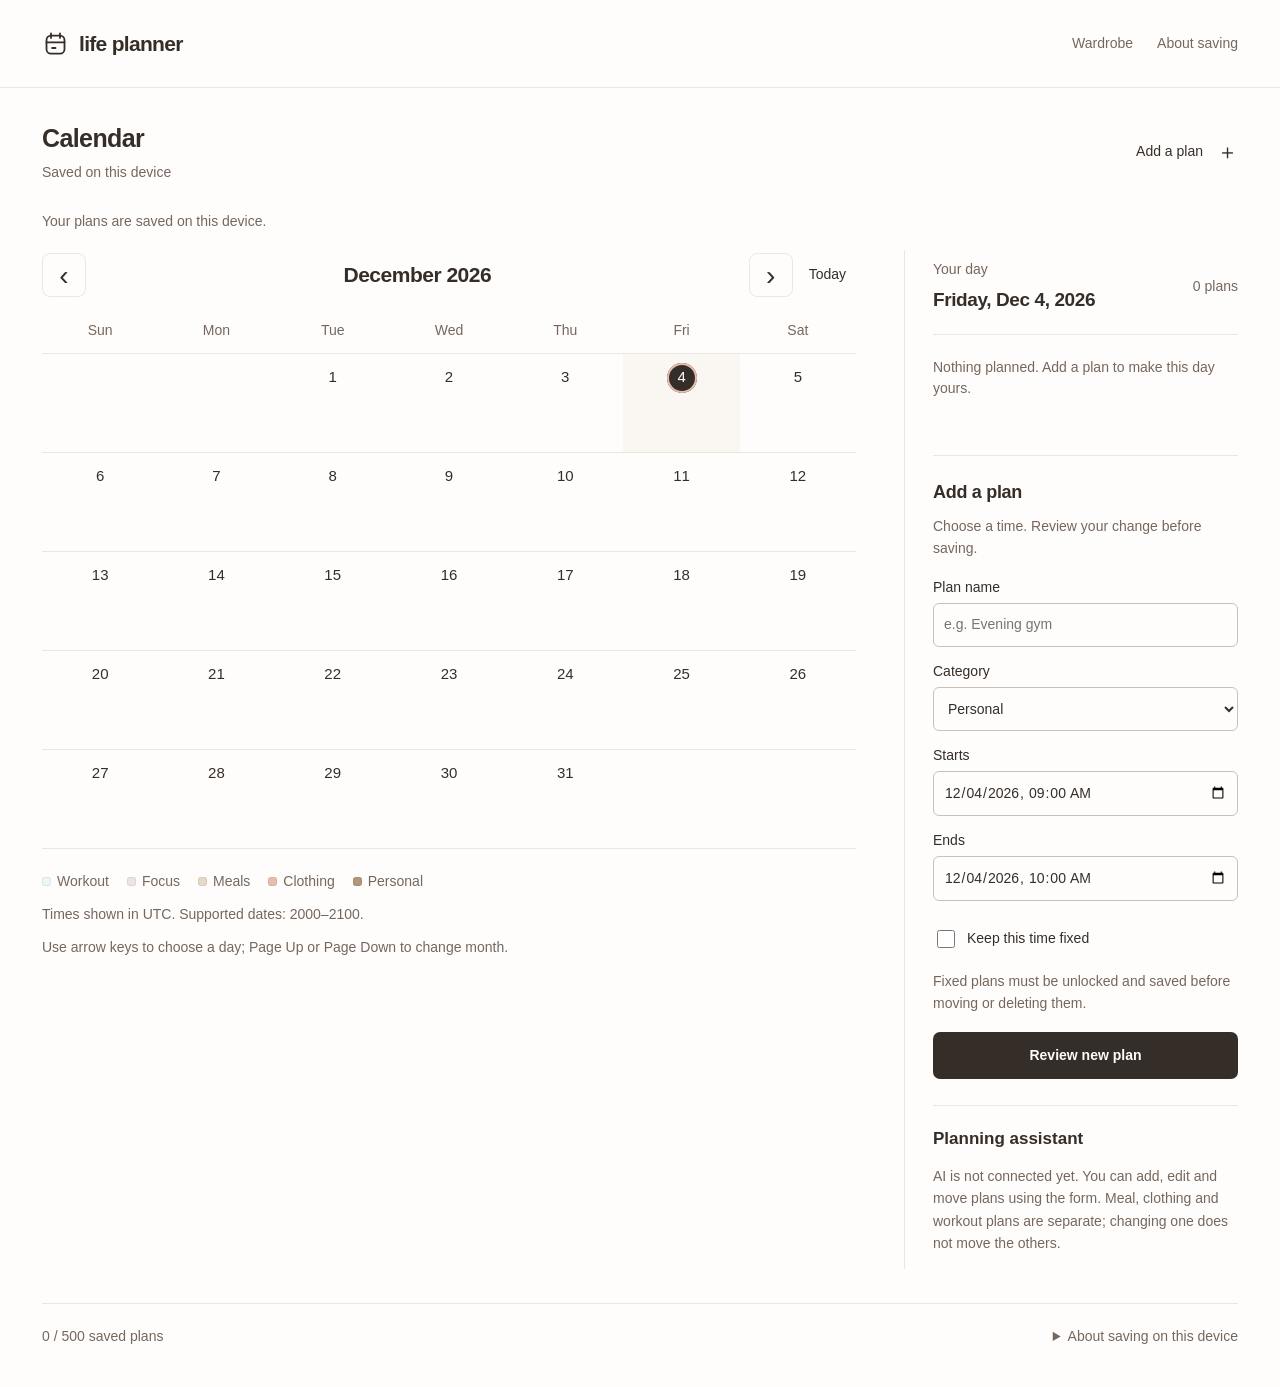
<file: apps/web/index.html>
<!doctype html>
<html lang="en">
<head>
  <meta charset="utf-8"><meta name="viewport" content="width=device-width, initial-scale=1">
  <meta name="theme-color" content="#fffdfb"><title>Life Planner — Calendar</title>
  <link rel="stylesheet" href="styles.css?v=month-1"><link rel="stylesheet" href="calendar.css?v=saved-1">
  <script src="calendar-domain.js?v=saved-1" defer></script><script src="app.js?v=saved-1" defer></script>
</head>
<body>
  <a class="skip-link" href="#week">Skip to calendar</a>
  <header class="app-header">
    <a class="brand" href="#week" aria-label="Life Planner calendar"><svg aria-hidden="true" viewBox="0 0 24 24"><rect x="4" y="5" width="16" height="16" rx="4"/><path d="M8 3v4m8-4v4M4 11h16m-11 5h3"/></svg>life planner</a>
    <div class="header-actions"><a class="wardrobe-link" href="wardrobe.html">Wardrobe</a><a href="#about">About saving</a></div>
  </header>
  <main>
    <div class="page-label"><div><h1>Calendar</h1><p class="device-label">Saved on this device</p></div><button id="add-plan" class="change-link" type="button">Add a plan <span aria-hidden="true">＋</span></button></div>
    <div id="calendar-error" class="calendar-error" role="alert" hidden></div>
    <p id="calendar-status" role="status" aria-live="polite"></p>
    <div class="planner-layout">
      <section class="calendar" id="week" aria-labelledby="week-title" tabindex="-1">
        <div class="calendar-toolbar"><button id="previous-month" class="month-arrow" type="button" aria-label="Previous month">‹</button><h2 id="week-title"></h2><button id="next-month" class="month-arrow" type="button" aria-label="Next month">›</button><button id="today" class="text-button" type="button">Today</button></div>
        <div class="weekday-labels" aria-hidden="true"><span>Sun</span><span>Mon</span><span>Tue</span><span>Wed</span><span>Thu</span><span>Fri</span><span>Sat</span></div>
        <div id="days-grid" class="month-grid" aria-label="Calendar dates"></div>
        <div class="calendar-key" aria-label="Plan categories"><span><i class="workout"></i>Workout</span><span><i class="study"></i>Focus</span><span><i class="meal"></i>Meals</span><span><i class="clothing"></i>Clothing</span><span><i class="personal"></i>Personal</span></div>
        <p class="calendar-caption" id="timezone-label"></p>
        <p class="calendar-caption">Use arrow keys to choose a day; Page Up or Page Down to change month.</p>
      </section>
      <div class="day-panel">
        <section class="agenda" aria-labelledby="day-title"><div class="agenda-heading"><div><p class="section-label">Your day</p><h2 id="day-title"></h2></div><span id="day-count" class="day-count"></span></div><div id="agenda-list"></div></section>
        <section class="change-panel" id="plan-editor" aria-labelledby="editor-title">
          <h2 id="editor-title">Add a plan</h2><p class="helper">Choose a time. Review your change before saving.</p>
          <form id="plan-form">
            <label for="plan-title">Plan name</label><input id="plan-title" name="title" maxlength="120" required autocomplete="off" placeholder="e.g. Evening gym">
            <label for="plan-kind">Category</label><select id="plan-kind" name="kind"><option value="personal">Personal</option><option value="workout">Workout</option><option value="study">Focus</option><option value="meal">Meal</option><option value="clothing">Clothing</option></select>
            <label for="plan-start">Starts</label><input id="plan-start" name="start" type="datetime-local" min="2000-01-01T00:00" max="2100-12-31T23:59" required>
            <label for="plan-end">Ends</label><input id="plan-end" name="end" type="datetime-local" min="2000-01-01T00:00" max="2100-12-31T23:59" required>
            <label class="fixed-control" for="plan-fixed"><input id="plan-fixed" name="fixed" type="checkbox">Keep this time fixed</label>
            <p id="fixed-help" class="helper">Fixed plans must be unlocked and saved before moving or deleting them.</p>
            <button id="preview-plan" class="primary-button" type="submit">Review new plan</button><button id="cancel-edit" class="cancel-button" type="button" hidden>Cancel editing</button>
          </form>
        </section>
        <section id="assistant" class="assistant-note" aria-labelledby="assistant-title"><h2 id="assistant-title">Planning assistant</h2><p>AI is not connected yet. You can add, edit and move plans using the form. Meal, clothing and workout plans are separate; changing one does not move the others.</p></section>
      </div>
    </div>
    <footer id="about"><p id="event-count"></p><details><summary>About saving on this device</summary><p>Plans are saved only in this browser, on this device. They are not backed up or synced to an account, your wardrobe, or an external calendar. Clearing site data removes them. Each plan reserves its time; overlapping plans are rejected. Dates use your browser’s timezone. Ambiguous or missing daylight-saving times must be changed before saving.</p><button id="reload-plans" class="text-button" type="button">Reload saved plans</button><p>Reloading discards unsaved form changes after confirmation.</p></details></footer>
  </main>
  <dialog id="review-dialog" aria-labelledby="review-title" aria-describedby="review-note">
    <h2 id="review-title">Review your change</h2><p id="review-note">Nothing changes until you confirm.</p><div id="review-diff"></div><p id="review-error" role="alert" hidden></p><div class="review-actions"><button id="review-cancel" type="button" class="cancel-button">Cancel</button><button id="review-confirm" type="button" class="primary-button">Confirm and save</button></div>
  </dialog>
</body>
</html>
</file>
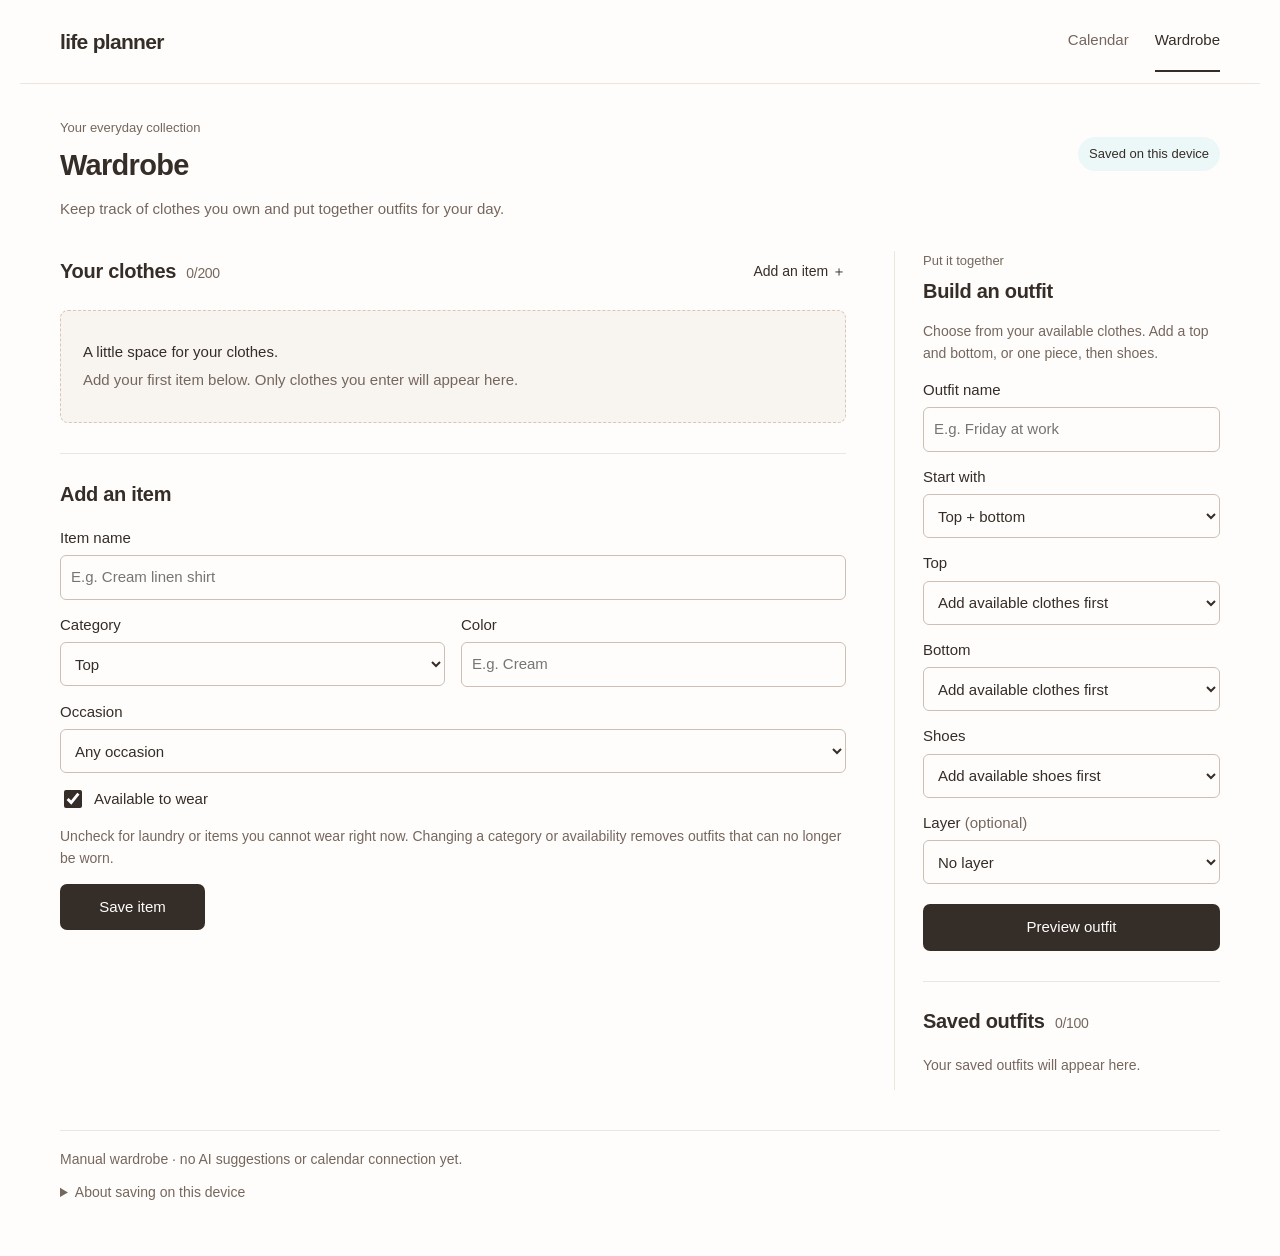
<file: apps/web/wardrobe.html>
<!doctype html>
<html lang="en">
<head>
  <meta charset="utf-8"><meta name="viewport" content="width=device-width,initial-scale=1">
  <meta name="theme-color" content="#fffdfb"><title>Life Planner — Wardrobe</title>
  <link rel="stylesheet" href="wardrobe.css?v=2">
  <script src="wardrobe-domain.js?v=1" defer></script><script src="wardrobe.js?v=2" defer></script>
</head>
<body>
  <a class="skip-link" href="#wardrobe">Skip to wardrobe</a>
  <header><a class="brand" href="index.html">life planner</a><nav aria-label="Main"><a href="index.html">Calendar</a><a href="wardrobe.html" aria-current="page">Wardrobe</a></nav></header>
  <main id="wardrobe">
    <div class="page-heading"><div><p class="eyebrow">Your everyday collection</p><h1>Wardrobe</h1></div><span class="device-label">Saved on this device</span></div>
    <p class="intro">Keep track of clothes you own and put together outfits for your day.</p>
    <div id="feedback" role="status" aria-live="polite"></div>
    <div id="error" role="alert" hidden></div>
    <div class="workspace">
      <section class="collection" aria-labelledby="collection-title">
        <div class="section-heading"><h2 id="collection-title">Your clothes <span id="item-count"></span></h2><a href="#item-form">Add an item <span aria-hidden="true">＋</span></a></div>
        <div id="garments" class="garment-grid"></div>
        <form id="item-form" class="editor">
          <div class="section-heading"><h2 id="item-form-title">Add an item</h2><button id="cancel-edit" type="button" hidden>Cancel edit</button></div>
          <label for="item-name">Item name</label><input id="item-name" required maxlength="80" placeholder="E.g. Cream linen shirt" autocomplete="off">
          <div class="field-pair"><div><label for="item-category">Category</label><select id="item-category"><option value="top">Top</option><option value="bottom">Bottom</option><option value="one-piece">One piece</option><option value="shoes">Shoes</option><option value="layer">Layer</option></select></div><div><label for="item-color">Color</label><input id="item-color" required maxlength="40" placeholder="E.g. Cream" autocomplete="off"></div></div>
          <label for="item-occasion">Occasion</label><select id="item-occasion"><option value="any">Any occasion</option><option value="casual">Casual</option><option value="work">Work</option><option value="workout">Workout</option></select>
          <label class="checkbox"><input type="checkbox" id="item-available" checked> Available to wear</label>
          <p class="helper">Uncheck for laundry or items you cannot wear right now. Changing a category or availability removes outfits that can no longer be worn.</p>
          <button id="save-item" class="primary" type="submit">Save item</button>
        </form>
      </section>
      <aside>
        <section class="outfit-builder" aria-labelledby="builder-title">
          <p class="eyebrow">Put it together</p><h2 id="builder-title">Build an outfit</h2><p class="helper">Choose from your available clothes. Add a top and bottom, or one piece, then shoes.</p>
          <form id="outfit-form">
            <label for="outfit-name">Outfit name</label><input id="outfit-name" maxlength="80" required placeholder="E.g. Friday at work" autocomplete="off">
            <label for="outfit-base">Start with</label><select id="outfit-base"><option value="separates">Top + bottom</option><option value="onePiece">One piece</option></select>
            <div id="separates-fields"><label for="outfit-top">Top</label><select id="outfit-top"></select><label for="outfit-bottom">Bottom</label><select id="outfit-bottom"></select></div>
            <div id="one-piece-fields" hidden><label for="outfit-onePiece">One piece</label><select id="outfit-onePiece"></select></div>
            <label for="outfit-shoes">Shoes</label><select id="outfit-shoes"></select><label for="outfit-layer">Layer <span class="muted">(optional)</span></label><select id="outfit-layer"></select>
            <button id="preview-outfit" class="primary" type="submit">Preview outfit</button>
          </form>
          <section id="outfit-preview" class="preview" hidden aria-labelledby="preview-title"><h3 id="preview-title"></h3><ul id="preview-items"></ul><p class="helper">Review your selections before saving.</p><button id="confirm-outfit" class="primary" type="button">Save this outfit</button><button id="cancel-preview" type="button">Keep editing</button></section>
          <button id="new-outfit" type="button" hidden>Start a new outfit</button>
        </section>
        <section class="saved-outfits" aria-labelledby="saved-title"><div class="section-heading"><h2 id="saved-title">Saved outfits <span id="outfit-count"></span></h2></div><div id="outfits"></div></section>
      </aside>
    </div>
    <footer><p>Manual wardrobe · no AI suggestions or calendar connection yet.</p><details><summary>About saving on this device</summary><p>Your clothes and outfits stay in this browser, on this device. They are not linked to an account, backed up or shared with AI. Clearing browser data removes them. Limit: 200 items and 100 outfits.</p><button id="reload" type="button">Reload saved items</button><button id="clear" class="danger" type="button">Clear this wardrobe</button></details></footer>
  </main>
  <dialog id="confirmation-dialog" aria-labelledby="confirmation-title" aria-describedby="confirmation-message">
    <h2 id="confirmation-title">Confirm change</h2>
    <p id="confirmation-message"></p>
    <div class="confirmation-actions"><button id="confirmation-cancel" type="button" autofocus>Cancel</button><button id="confirmation-accept" class="primary" type="button">Confirm</button></div>
  </dialog>
</body>
</html>
</file>
<file: apps/web/styles.css>
/* The user's five Warm Neutral Tones, with dark ink for readable controls. */
:root{--mist:#ecf8f8;--alabaster:#eee4e1;--almond:#e7d8c9;--peach:#e6beae;--camel:#b2967d;--ink:#352d28;--muted:#75675e;--paper:#fffdfb;--line:#ede6e0;--soft:#f8f4ef;font-family:Inter,-apple-system,BlinkMacSystemFont,"Segoe UI",sans-serif;color:var(--ink);background:var(--paper);font-synthesis:none}
*{box-sizing:border-box}body{margin:0;font-size:14px;line-height:1.5}button,input{font:inherit;color:inherit}button,a,input,summary{touch-action:manipulation}button{cursor:pointer}button:disabled{cursor:default;opacity:.55}button{background:none;border:0}a{color:inherit;text-decoration:none}svg{width:24px;height:24px;fill:none;stroke:currentColor;stroke-width:1.6;stroke-linecap:round;stroke-linejoin:round;flex-shrink:0}button:focus-visible,a:focus-visible,input:focus-visible,summary:focus-visible,[tabindex]:focus-visible{outline:3px solid #8a624c;outline-offset:3px}[hidden]{display:none!important}.skip-link{position:absolute;top:-70px;left:20px;padding:12px;background:var(--ink);color:white;z-index:5}.skip-link:focus{top:12px}
.app-header{max-width:1280px;margin:auto;height:88px;padding:0 42px;display:flex;align-items:center;justify-content:space-between;gap:20px;border-bottom:1px solid var(--line)}.brand{font-size:21px;font-weight:650;letter-spacing:-.7px;display:flex;gap:10px;align-items:center}.brand svg{width:27px;height:27px}.header-actions{display:flex;align-items:center;gap:24px}.header-actions>a{color:var(--muted)}.text-button{padding:10px 0;min-height:44px}.header-actions .text-button{padding:10px 15px;border:1px solid var(--line);border-radius:24px}main{max-width:1280px;margin:auto;padding:32px 42px}.page-label{display:flex;justify-content:space-between;align-items:center;margin-bottom:28px}.page-label h1{font-size:25px;letter-spacing:-.6px;font-weight:650;margin:0}.change-link{display:flex;align-items:center;gap:14px;font-weight:500;padding:10px 0}.change-link span{font-size:21px}.planner-layout{display:grid;grid-template-columns:minmax(0,1fr) 334px;gap:48px}.calendar{min-width:0;scroll-margin-top:20px}.calendar-toolbar{display:flex;align-items:center;justify-content:space-between;gap:10px;padding:3px 0 23px}.calendar-toolbar h2{font-size:21px;font-weight:600;letter-spacing:-.5px;margin:0;text-align:center}.calendar-toolbar h2 span{font-weight:400;color:var(--muted)}.view-label{font-weight:600;border-bottom:2px solid var(--ink);padding:10px 0}.sample-week{color:var(--muted)}.weekday-labels,.month-grid{display:grid;grid-template-columns:repeat(7,minmax(0,1fr))}.weekday-labels{padding-bottom:12px;color:var(--muted);text-align:center}.weekday-labels span{font-size:14px}.month-grid{border-top:1px solid var(--line)}.calendar-day,.empty-cell{position:relative;min-width:0;height:99px;border-bottom:1px solid var(--line);padding:9px 3px;display:flex;align-items:center;flex-direction:column;gap:7px}.calendar-day{border-radius:0}.calendar-day:hover{background:var(--soft)}.day-number{width:30px;height:30px;border-radius:50%;display:grid;place-items:center;font-size:15px}.calendar-day[aria-pressed="true"] .day-number{background:var(--ink);color:var(--paper)}.calendar-day[aria-pressed="true"]{background:#faf7f3}.date-tiles{display:flex;gap:3px;align-items:center;justify-content:center;flex-wrap:wrap;max-width:80px}.mini-tile{width:25px;height:27px;border-radius:5px;display:grid;place-items:center}.mini-tile svg{width:18px;height:18px}.tile-overflow{font-size:14px;line-height:27px}.workout{background:var(--mist)}.study{background:var(--alabaster)}.meal{background:var(--almond)}.clothing{background:var(--peach)}.personal{background:var(--camel)}.mini-tile.proposed{outline:1px dashed #78523c;outline-offset:-1px}.mini-tile.pending{opacity:.4}.calendar-key{display:flex;flex-wrap:wrap;gap:18px;margin-top:22px;color:var(--muted)}.calendar-key span{display:flex;align-items:center;gap:6px}.calendar-key i{width:9px;height:9px;border-radius:3px;border:1px solid #00000012}.calendar-caption{color:var(--muted);margin:12px 0 0}.day-panel{border-left:1px solid var(--line);padding-left:28px;min-width:0}.agenda-heading{display:flex;justify-content:space-between;align-items:center;gap:9px;padding:9px 0 20px}.section-label{color:var(--muted);margin:0 0 6px;font-size:14px}.agenda-heading h2{font-size:19px;letter-spacing:-.4px;font-weight:600;margin:0}.day-count{font-size:14px;color:var(--muted);white-space:nowrap}.agenda-note{background:var(--almond);padding:9px 12px;border-radius:6px;margin:0 0 10px}.agenda-item{display:flex;gap:12px;padding:13px 0;border-top:1px solid var(--line);align-items:center}.agenda-icon{height:46px;width:46px;border-radius:9px;display:grid;place-items:center;flex-shrink:0}.agenda-details{min-width:0}.agenda-details h3{font-size:15px;line-height:1.4;font-weight:550;margin:0 0 4px}.agenda-details p{font-size:14px;color:var(--muted);margin:0}.agenda-item.proposed .agenda-icon{outline:1px dashed #78523c;outline-offset:2px}.agenda-item.pending .agenda-details h3{text-decoration:line-through}.event-state{display:block;color:#74503b;font-size:14px;margin-top:3px}.empty-agenda{color:var(--muted);margin:0;padding:22px 0 30px;border-top:1px solid var(--line)}.change-panel{margin-top:26px;border-top:1px solid var(--line);padding-top:23px;scroll-margin-top:20px}.change-panel h2{font-size:18px;letter-spacing:-.3px;font-weight:600;margin:0}.helper{color:var(--muted);margin:9px 0 17px;line-height:1.6}.quick-action{border:1px solid #d9c6b7;border-radius:8px;padding:12px;text-align:left;display:flex;align-items:center;justify-content:space-between;gap:8px;width:100%;background:var(--soft);min-height:50px;font-size:14px}.quick-action svg{width:16px;height:16px}.move-arrow{padding:0 3px}.quick-action:hover:not(:disabled){background:var(--almond)}.chat-form{margin-top:19px}.chat-form label{display:block;font-size:14px;margin-bottom:8px;color:var(--muted)}.input-wrap{display:flex;gap:5px;border:1px solid #cdbfb4;border-radius:8px;padding:4px}.input-wrap input{padding:8px 6px;border:0;background:transparent;width:100%;min-width:0;font-size:14px}.input-wrap input::placeholder{color:var(--muted)}.input-wrap button{background:var(--ink);color:var(--paper);border-radius:5px;min-width:40px;min-height:40px;display:grid;place-items:center}.input-wrap svg{width:20px;height:20px}.response-message{font-size:14px;color:var(--muted);line-height:1.6;margin:15px 0 0}.user-message{font-size:14px;border-left:2px solid var(--camel);padding-left:10px;margin:15px 0 0}.proposal-card{margin-top:20px;border:1px solid #d9c6b7;padding:16px;border-radius:10px;background:var(--soft)}.proposal-card h3{font-size:17px;font-weight:600;margin:0}.proposal-card .section-label{font-size:14px}.proposal-card ul{padding:0;margin:17px 0;list-style:none}.proposal-card li{padding:11px 0;border-top:1px solid #e2d7cd;display:flex;align-items:center;gap:10px}.change-icon{width:34px;height:36px;border-radius:6px;display:grid;place-items:center;flex-shrink:0}.change-icon svg{width:20px;height:20px}.change-details strong{font-size:14px;font-weight:550;display:block}.change-details span{font-size:14px;color:var(--muted);display:block;margin-top:3px}.proposal-note{font-size:14px;color:var(--muted);line-height:1.5}.primary-button{background:var(--ink);color:var(--paper);font-weight:550;width:100%;padding:13px 10px;border-radius:7px;min-height:46px}.primary-button:hover{background:#574237}.cancel-button{width:100%;min-height:46px;padding:12px 4px 0;font-size:14px}footer{border-top:1px solid var(--line);padding:22px 0 8px;margin-top:34px;display:flex;justify-content:space-between;gap:30px;align-items:start;color:var(--muted)}footer>p{margin:0}footer details{max-width:450px}footer summary{cursor:pointer;text-align:right}footer details p{line-height:1.6;margin-bottom:0}
@media(min-width:1400px){.calendar-day,.empty-cell{height:108px}}
@media(max-width:1000px){.app-header{padding:0 26px}main{padding:26px}.planner-layout{gap:25px;grid-template-columns:minmax(0,1fr) 300px}.day-panel{padding-left:20px}.calendar-toolbar h2{font-size:19px}.mini-tile{width:20px;height:23px}.mini-tile svg{width:16px;height:16px}.date-tiles{gap:2px}.calendar-key{gap:12px}.calendar-day,.empty-cell{height:92px}}
@media(max-width:760px){.app-header{height:69px;padding:0 20px}.brand{font-size:20px}.header-actions{gap:10px}.header-actions>a{display:none}main{padding:22px 20px}.page-label{margin-bottom:18px}.page-label h1{font-size:23px}.planner-layout{display:block}.calendar-toolbar{padding-bottom:16px}.calendar-toolbar h2{font-size:21px}.calendar-day,.empty-cell{height:84px}.mini-tile{width:24px;height:25px}.mini-tile svg{width:17px;height:17px}.day-panel{border-left:0;padding:0;margin-top:28px;display:grid;grid-template-columns:1fr 1fr;gap:28px;border-top:1px solid var(--line)}.agenda-heading{padding-top:23px}.change-panel{border:0;margin-top:0}.agenda-heading h2{font-size:18px}.day-count{display:none}.calendar-caption{margin-top:12px}.calendar-key{gap:16px}footer{margin-top:28px;font-size:14px}.change-link{font-size:14px}}
@media(max-width:520px){main{padding:20px 16px}.app-header{padding:0 16px}.calendar-day,.empty-cell{height:73px;padding:7px 2px;gap:5px}.day-number{width:28px;height:28px}.mini-tile{width:17px;height:21px;border-radius:4px}.mini-tile svg{width:14px;height:14px}.date-tiles{gap:2px;flex-wrap:nowrap}.tile-overflow{font-size:14px;line-height:21px}.calendar-toolbar h2{font-size:19px}.view-label,.sample-week{font-size:14px}.calendar-key{gap:12px;font-size:14px}.calendar-caption{font-size:14px}.day-panel{display:block;margin-top:23px}.agenda-heading{padding-top:22px}.agenda-heading h2{font-size:20px}.day-count{display:block}.agenda-item{padding:14px 0}.agenda-details h3{font-size:16px}.agenda-icon{width:48px;height:48px}.change-panel{margin-top:24px;border-top:1px solid var(--line)}.quick-action{font-size:15px;padding:14px}.input-wrap input{font-size:16px}.chat-form label{font-size:14px}footer{display:block;padding-top:18px}footer details{margin-top:12px}footer summary{text-align:left}}
@media(prefers-reduced-motion:reduce){*{scroll-behavior:auto!important}}

@media(max-width:760px){.app-header{gap:8px}.header-actions>a.wardrobe-link{display:block}.header-actions{gap:8px}.header-actions .text-button{padding:10px}.brand{font-size:18px;gap:7px}.brand svg{width:24px;height:24px}}
</file>
<file: apps/web/calendar.css>
/* Personal calendar controls retain the shared warm-neutral visual language. */
.device-label{margin:4px 0 0;color:var(--muted);font-size:14px}.calendar-toolbar{display:grid;grid-template-columns:44px minmax(0,1fr) 44px auto;gap:6px}.month-arrow{font-size:28px;width:44px;height:44px;border:1px solid var(--line);border-radius:8px}.calendar-toolbar #today{padding:10px}.calendar-day[aria-current=date] .day-number{box-shadow:inset 0 0 0 2px var(--camel)}.calendar-day[aria-pressed=true][aria-current=date] .day-number{box-shadow:inset 0 0 0 2px var(--peach)}.calendar-error{padding:13px;border:1px solid #b46856;background:#fff0e9;border-radius:7px;overflow-wrap:anywhere}.calendar-error button{display:block;text-decoration:underline;padding:10px 0 0}#calendar-status{margin:0 0 18px;color:var(--muted);min-height:21px}.agenda-item{flex-wrap:wrap}.agenda-details{flex:1;overflow-wrap:anywhere}.event-actions{display:flex;gap:8px;width:100%;padding-left:58px}.event-actions button{font-size:14px;min-height:40px;text-decoration:underline}.fixed-tag{font-size:13px;color:var(--muted);display:block;margin-top:4px}#plan-form label:not(.fixed-control){display:block;margin:14px 0 5px}#plan-form input:not([type=checkbox]),#plan-form select{display:block;width:100%;min-width:0;max-width:100%;min-height:44px;background:var(--paper);border:1px solid #cdbfb4;border-radius:6px;padding:10px;font:inherit;color:var(--ink)}#plan-form .fixed-control{display:flex;gap:9px;align-items:center;margin-top:16px;min-height:44px}#plan-fixed{width:18px;height:18px;accent-color:var(--ink);flex-shrink:0}#fixed-help{font-size:14px}select:focus-visible{outline:3px solid #8a624c;outline-offset:3px}.assistant-note{border-top:1px solid var(--line);margin-top:26px;padding-top:20px;color:var(--muted)}.assistant-note h2{color:var(--ink);font-size:17px;font-weight:600;margin:0}.assistant-note p{line-height:1.6}.calendar-caption{font-size:14px}#review-dialog{border:1px solid #cdbfb4;border-radius:12px;background:var(--paper);color:var(--ink);padding:24px;width:min(520px,calc(100% - 32px));max-height:calc(100dvh - 40px);overflow:auto}#review-dialog::backdrop{background:#352d2870}#review-dialog h2{font-size:22px;margin:0 0 10px}#review-note{color:var(--muted)}.review-version{padding:14px;background:var(--soft);border-radius:7px;margin:12px 0;overflow-wrap:anywhere}.review-version h3{margin:0 0 6px;font-size:14px;color:var(--muted)}.review-version p{margin:5px 0}.review-actions{display:flex;gap:12px;margin-top:20px}.review-actions button{width:50%;padding:12px;min-height:46px}.review-actions .cancel-button{border:1px solid #cdbfb4;border-radius:7px}#review-error{color:#8c3422;overflow-wrap:anywhere}#event-count{white-space:nowrap}
@media(max-width:760px){.day-panel{display:block}.calendar-toolbar h2{font-size:20px}.change-panel{margin-top:26px;border-top:1px solid var(--line)}}
@media(max-width:390px){.calendar-toolbar{grid-template-columns:40px minmax(0,1fr) 40px auto;gap:2px}.calendar-toolbar h2{font-size:17px}.calendar-toolbar #today{padding:8px 3px}.month-arrow{width:40px}.calendar-key{gap:9px}.change-link{gap:5px}.agenda-heading h2{font-size:18px}.day-count{font-size:13px}}
</file>
<file: apps/web/wardrobe.css>
:root{--mist:#ecf8f8;--alabaster:#eee4e1;--almond:#e7d8c9;--peach:#e6beae;--camel:#b2967d;--ink:#352d28;--muted:#75675e;--paper:#fffdfb;--line:#ede6e0;--soft:#f8f4ef;font-family:Inter,-apple-system,BlinkMacSystemFont,"Segoe UI",sans-serif;color:var(--ink);background:var(--paper);font-synthesis:none}
*{box-sizing:border-box}body{margin:0;font-size:15px;line-height:1.5}a{color:inherit;text-decoration:none}button,input,select{font:inherit;color:inherit}button,a,input,select,summary{touch-action:manipulation}button{cursor:pointer;background:none;border:0;min-height:44px;padding:9px 12px}button:disabled{opacity:.55;cursor:default}input,select{width:100%;min-height:44px;border:1px solid #cdbfb4;border-radius:6px;background:var(--paper);padding:10px;min-width:0}label{display:block;margin:14px 0 6px}a:focus-visible,button:focus-visible,input:focus-visible,select:focus-visible,summary:focus-visible{outline:3px solid #8a624c;outline-offset:3px}[hidden]{display:none!important}.skip-link{position:absolute;top:-60px;left:16px;background:var(--ink);color:white;padding:12px;z-index:5}.skip-link:focus{top:10px}header,main{max-width:1240px;margin:auto;padding-left:40px;padding-right:40px}header{min-height:84px;border-bottom:1px solid var(--line);display:flex;justify-content:space-between;align-items:center;gap:20px}.brand{font-size:21px;font-weight:650;letter-spacing:-.7px}nav{display:flex;gap:26px}nav a{padding:18px 0;color:var(--muted)}nav [aria-current]{color:var(--ink);border-bottom:2px solid var(--ink)}main{padding-top:34px;padding-bottom:30px}.page-heading{display:flex;align-items:center;justify-content:space-between;gap:16px}h1{font-size:29px;letter-spacing:-.7px;margin:3px 0}h2{font-size:20px;font-weight:600;letter-spacing:-.3px;margin:0}h3{font-size:16px;margin:0;font-weight:600;overflow-wrap:anywhere}.eyebrow{font-size:13px;color:var(--muted);margin:0 0 6px}.device-label{font-size:13px;background:var(--mist);padding:7px 11px;border-radius:18px;white-space:nowrap}.intro,.helper,.muted{color:var(--muted)}.intro{margin:8px 0 30px}.helper{font-size:14px;line-height:1.6}.workspace{display:grid;grid-template-columns:minmax(0,1fr) 326px;gap:48px}.section-heading{display:flex;align-items:center;justify-content:space-between;gap:12px;margin:0 0 18px}.section-heading>a{font-size:14px;padding:10px 0}.section-heading h2 span{color:var(--muted);font-size:14px;font-weight:400;margin-left:5px}.garment-grid{display:grid;grid-template-columns:repeat(3,minmax(0,1fr));gap:20px 16px}.garment-card{min-width:0}.garment-art{height:126px;display:grid;place-items:center;border-radius:8px;position:relative;background:var(--almond)}.garment-art svg{width:62px;height:62px;stroke:var(--ink);stroke-width:1.3;fill:none;stroke-linejoin:round;stroke-linecap:round}.category-top{background:var(--alabaster)}.category-bottom{background:var(--almond)}.category-one-piece{background:var(--peach)}.category-shoes{background:var(--mist)}.category-layer{background:var(--camel)}.availability{font-size:11px;background:var(--paper);position:absolute;bottom:7px;right:7px;border-radius:10px;padding:2px 7px}.garment-card h3{margin-top:10px}.garment-card p{color:var(--muted);font-size:13px;overflow-wrap:anywhere;margin:3px 0}.card-actions{display:flex;gap:4px;margin-left:-10px}.card-actions button{font-size:13px;min-height:44px}.empty{grid-column:1/-1;background:var(--soft);border:1px dashed #d9c6b7;padding:30px 22px;border-radius:8px;color:var(--muted)}.empty strong{display:block;color:var(--ink);font-weight:500;margin-bottom:6px}.editor{border-top:1px solid var(--line);padding-top:25px;margin-top:30px;scroll-margin-top:20px}.field-pair{display:grid;grid-template-columns:1fr 1fr;gap:16px}.checkbox{display:flex;align-items:center;gap:9px}.checkbox input{width:18px;height:18px;min-height:18px;accent-color:var(--ink)}.primary{background:var(--ink);color:var(--paper);border-radius:7px;padding:12px 16px;min-height:46px}.editor .primary{min-width:145px}.primary:hover{background:#574237}aside{border-left:1px solid var(--line);padding-left:28px}.outfit-builder .primary{width:100%;margin-top:20px}.preview{padding:18px;background:var(--soft);border:1px solid #d9c6b7;border-radius:8px;margin-top:18px}.preview ul{padding-left:18px;overflow-wrap:anywhere}.preview .primary{margin-top:4px}.preview>button:last-child{width:100%}.saved-outfits{border-top:1px solid var(--line);margin-top:30px;padding-top:24px}.saved-outfit{border-bottom:1px solid var(--line);padding:14px 0}.saved-outfit p{font-size:13px;color:var(--muted);margin:5px 0;overflow-wrap:anywhere}#feedback:not(:empty){background:var(--mist);padding:12px 16px;margin-bottom:18px;border-radius:6px}#error{background:#f9e9e1;border-left:3px solid #8a493b;color:#65372c;padding:13px 16px;margin-bottom:18px}footer{border-top:1px solid var(--line);margin-top:40px;padding-top:18px;font-size:14px;color:var(--muted)}footer p{margin:0 0 12px}summary{cursor:pointer;min-height:44px}footer details p{max-width:650px}footer button{border:1px solid #cdbfb4;border-radius:6px;margin:0 10px 10px 0}.danger{color:#814237}
@media(max-width:950px){header,main{padding-left:24px;padding-right:24px}.workspace{gap:26px;grid-template-columns:minmax(0,1fr) 290px}aside{padding-left:23px}.garment-grid{grid-template-columns:repeat(2,minmax(0,1fr))}}
@media(max-width:700px){header{min-height:70px;gap:12px}header,main{padding-left:16px;padding-right:16px}.brand{font-size:19px}nav{gap:15px;font-size:14px}main{padding-top:24px}.page-heading{align-items:start;flex-wrap:wrap;gap:10px}.device-label{font-size:12px}.intro{margin-top:14px}.workspace{display:block}aside{padding-left:0;border-left:0;border-top:1px solid var(--line);margin-top:34px;padding-top:28px}.garment-grid{grid-template-columns:repeat(3,minmax(0,1fr));gap:18px 12px}.garment-art{height:110px}.card-actions{gap:0}.card-actions button{padding-left:8px;padding-right:8px}.field-pair{gap:12px}.outfit-builder{max-width:480px}.saved-outfits{max-width:480px}}
@media(max-width:420px){.garment-grid{grid-template-columns:repeat(2,minmax(0,1fr))}.garment-art{height:125px}.field-pair{grid-template-columns:1fr;gap:0}input,select{font-size:16px}h1{font-size:26px}.section-heading{gap:8px}.section-heading h2{font-size:18px}}

#confirmation-dialog{width:min(460px,calc(100% - 32px));max-height:calc(100% - 32px);padding:24px;border:1px solid #cdbfb4;border-radius:12px;background:var(--paper);color:var(--ink)}#confirmation-dialog::backdrop{background:rgb(53 45 40 / .4)}#confirmation-message{overflow-wrap:anywhere}.confirmation-actions{display:flex;justify-content:flex-end;flex-wrap:wrap;gap:10px;margin-top:24px}
</file>
